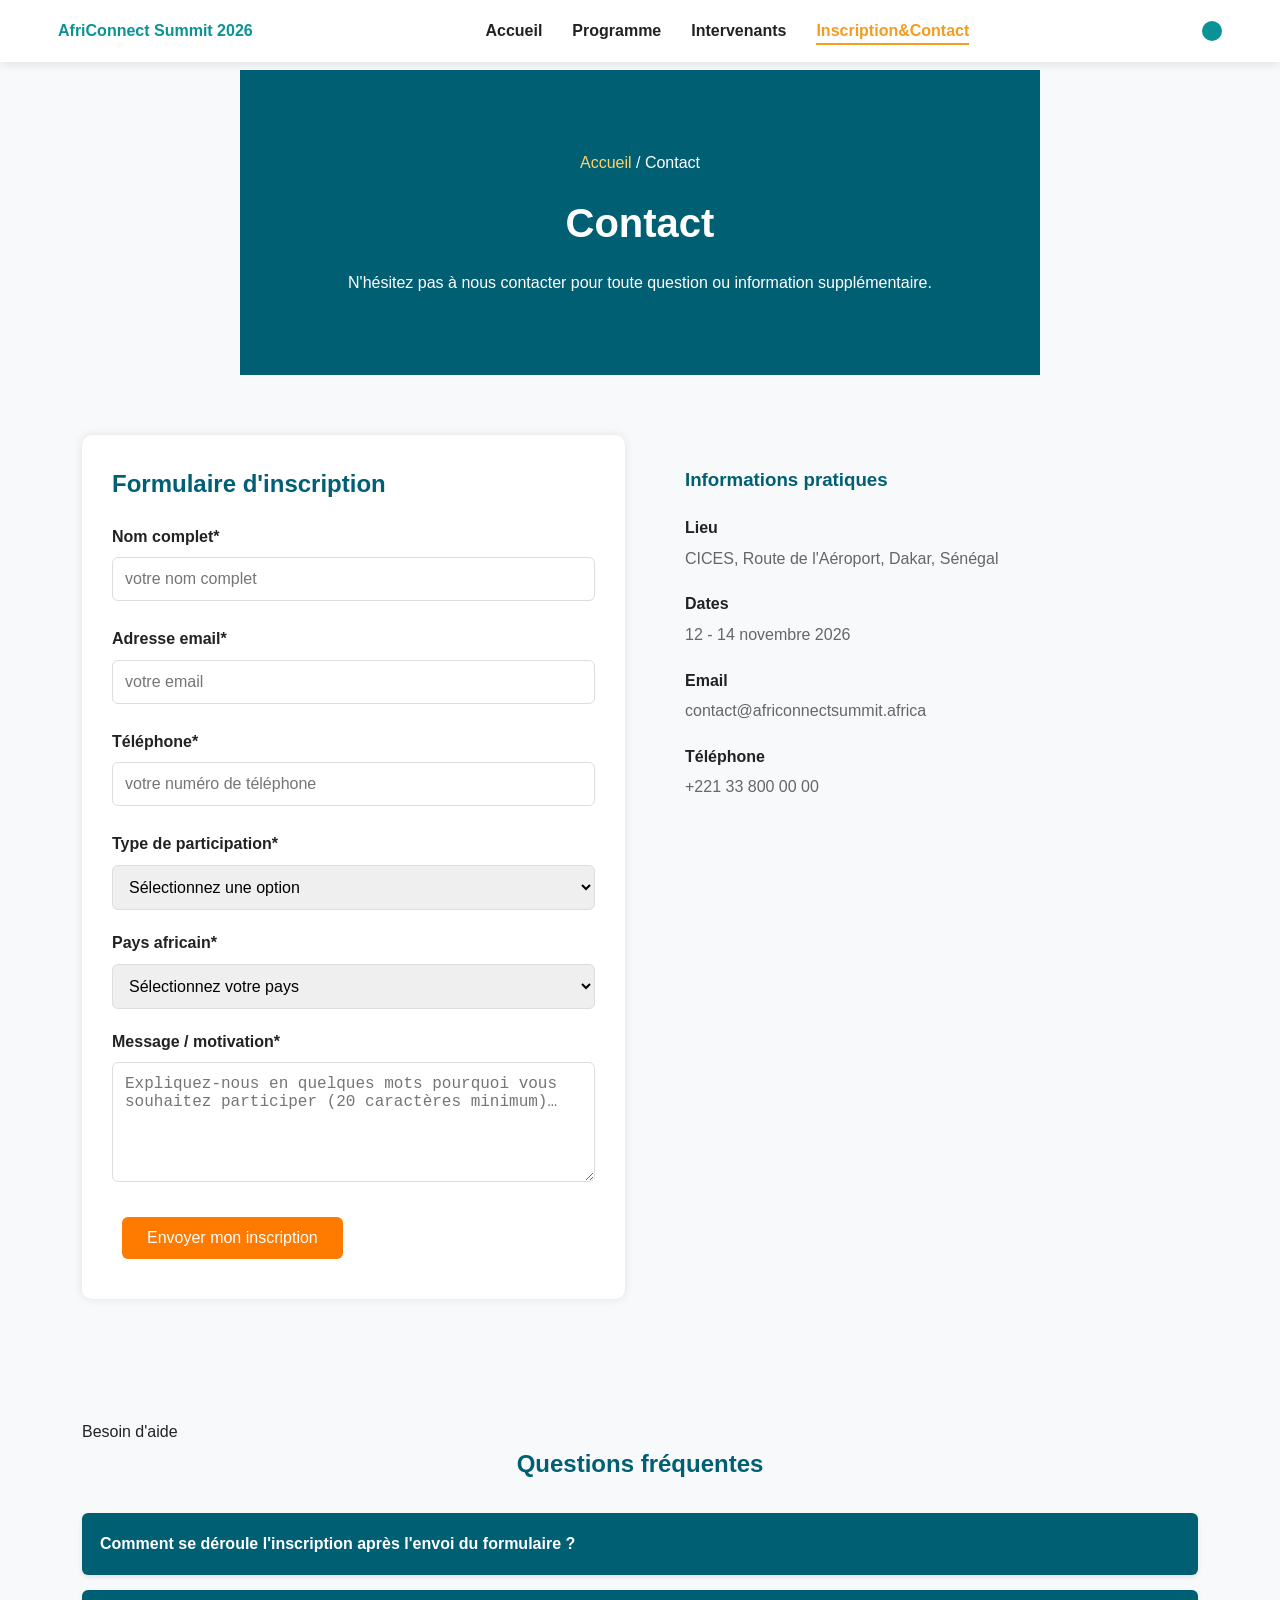
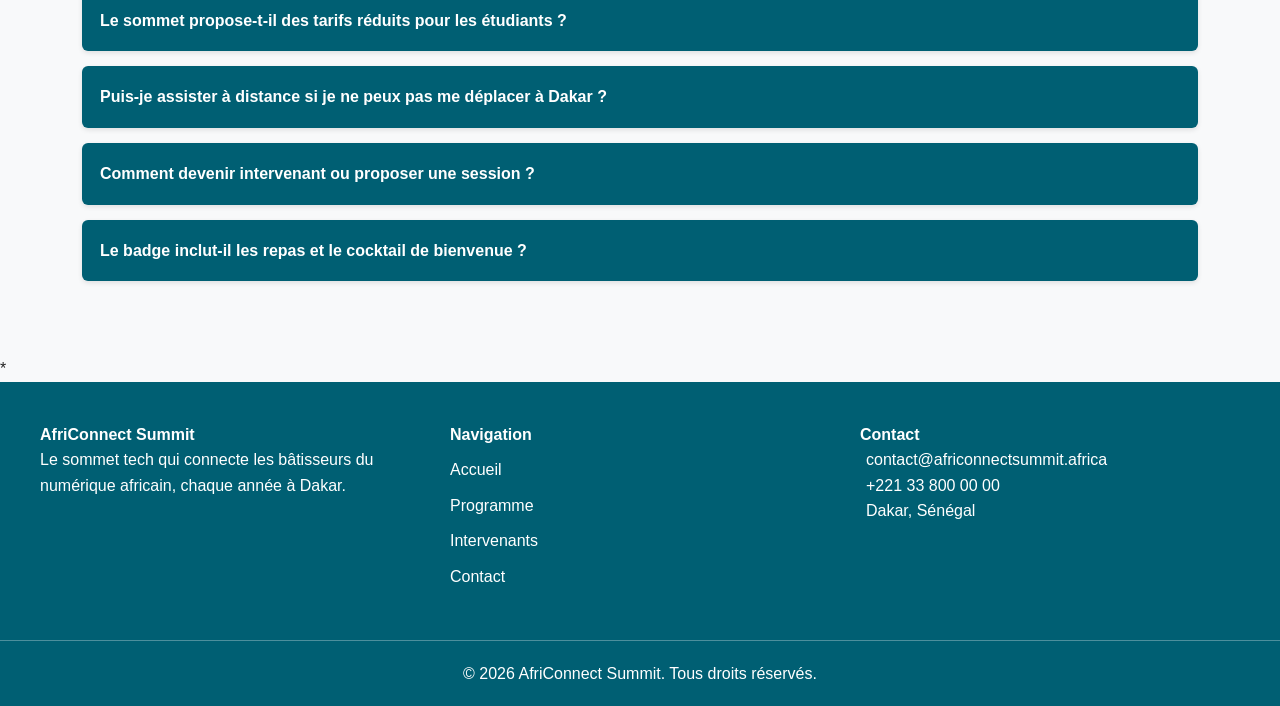
<file: contact.html>
<!DOCTYPE html>
<html lang="en">
<head>
    <meta charset="UTF-8">
    <meta name="viewport" content="width=device-width, initial-scale=1.0">
    <title>AfriConnect Summit</title>
    <link rel="stylesheet" href="css/style.css">
</head>
<body>
    <header>
        <nav>
            <div class="logo">
                <a href="index.html">AfriConnect Summit 2026</a>
            </div>
            <!-- boutton dark/light mode -->
            <ul id="menu">
                <li><a href="index.html">Accueil</a></li>
                <li><a href="programme.html">Programme</a></li>
                <li><a href="intervenants.html">Intervenants</a></li>
                <li><a href="contact.html">Inscription&Contact</a></li>
            </ul>
             <button id="menu-btn" aria-label="Ouvrir le menu"><i class="fa-solid fa-bars"></i></button>
             <button id="theme-btn" aria-label="Changer de thème">
                <i class="fa-solid fa-moon"></i>
        </nav>
    </header>
    <main>
        <section class="page-hero">
      <div class="container">
        <p><a href="index.html">Accueil</a> / Contact</p>
        <h2>Contact</h2>
        <p>N'hésitez pas à nous contacter pour toute question ou information supplémentaire.</p>
      </div>
    </section>
            <!-- FORMULAIRE + INFOS  -->
    <section class="contact-section">
      <div class="container contact-flex">

        <!-- Colonne formulaire -->
        <div class="contact-form">
          <div class="form-card">
            <h2 class="form-title">Formulaire d'inscription</h2>

            <div class="form-success">
              <i class="bi bi-check-circle-fill"></i>
              Merci ! Votre inscription a bien été enregistrée. Un email de confirmation vous sera envoyé.
            </div>

            <form id="registration-form">
              <div class="form-row">
                <label for="fullname">Nom complet*</label>
                <input type="text" id="fullname" placeholder="votre nom complet">
                <p class="error-msg" role="alert"></p>
              </div>

              <div class="form-row">
                <label for="email">Adresse email*</label>
                <input type="email" id="email" placeholder="votre email">
                <p class="error-msg" role="alert"></p>
              </div>

              <div class="form-row">
                <label for="phone">Téléphone*</label>
                <input type="tel" id="phone" placeholder="votre numéro de téléphone">
                <p class="error-msg" role="alert"></p>
              </div>

              <div class="form-row">
                <label for="participation">Type de participation*</label>
                <select id="participation">
                  <option value="">Sélectionnez une option</option>
                  <option value="visiteur">Visiteur</option>
                  <option value="exposant">Exposant</option>
                  <option value="intervenant">Intervenant</option>
                  <option value="investisseur">Investisseur</option>
                  <option value="presse">Presse / Média</option>
                </select>
              </div>

              <div class="form-row">
                <label for="country">Pays africain*</label>
                <select id="country">
                  <option value="">Sélectionnez votre pays</option>
                  <option value="senegal">Sénégal</option>
                  <option value="cote-ivoire">Côte d'Ivoire</option>
                  <option value="nigeria">Nigeria</option>
                  <option value="ghana">Ghana</option>
                  <option value="kenya">Kenya</option>
                  <option value="mali">Mali</option>
                  <option value="cameroun">Cameroun</option>
                  <option value="afrique-du-sud">Afrique du Sud</option>
                  <option value="maroc">Maroc</option>
                  <option value="tunisie">Tunisie</option>
                  <option value="rwanda">Rwanda</option>
                  <option value="benin">Bénin</option>
                </select>
              </div>

              <div class="form-row">
                <label for="message">Message / motivation*</label>
                <textarea id="message" placeholder="Expliquez-nous en quelques mots pourquoi vous souhaitez participer (20 caractères minimum)…"></textarea>
                <p class="error-msg" role="alert"></p>
              </div>

              <button type="submit" class="btn btn-primary">Envoyer mon inscription <i class="bi bi-send-fill"></i></button>
            </form>
          </div>
        </div>
            <!-- Colonne informations  -->
        <div class="contact-info">
          <div class="info-card">
            <h3>Informations pratiques</h3>
            <div class="info-item">
              <i class="bi bi-geo-alt-fill" aria-hidden="true"></i>
              <div><strong>Lieu</strong><span>CICES, Route de l'Aéroport, Dakar, Sénégal</span></div>
            </div>
            <div class="info-item">
              <i class="bi bi-calendar-event-fill" aria-hidden="true"></i>
              <div><strong>Dates</strong><span>12 - 14 novembre 2026</span></div>
            </div>
            <div class="info-item">
              <i class="bi bi-envelope-fill" aria-hidden="true"></i>
              <div><strong>Email</strong><span>contact@africonnectsummit.africa</span></div>
            </div>
            <div class="info-item">
              <i class="bi bi-telephone-fill" aria-hidden="true"></i>
              <div><strong>Téléphone</strong><span>+221 33 800 00 00</span></div>
            </div>
          </div>

          <!-- <div class="map-frame">
            <iframe
              src="https://www.google.com/maps?q=CICES%20Dakar%20S%C3%A9n%C3%A9gal&output=embed"
              title="Localisation du CICES, Dakar, Sénégal — lieu du sommet"
              width="100%"
              height="250%">
            </iframe>
          </div> -->
        </div>
      </div>
    </section>

                <!-- FAQ  -->
    <section class="faq-section">
      <div class="container">
        <p class="eyebrow">Besoin d'aide</p>
        <h2 class="section-title">Questions fréquentes</h2>

        <div class="faq">
          <div class="faq-item">
            <input type="checkbox" id="faq-1">
            <label class="faq-question" for="faq-1">
              Comment se déroule l'inscription après l'envoi du formulaire ?
              <i class="bi bi-plus-lg faq-icon"></i>
            </label>
            <div class="faq-answer">
              <p>Vous recevrez un email de confirmation dans les 48h, accompagné de votre badge numérique et des instructions pour le paiement le cas échéant.</p>
            </div>
          </div>

          <div class="faq-item">
            <input type="checkbox" id="faq-2">
            <label class="faq-question" for="faq-2">
              Le sommet propose-t-il des tarifs réduits pour les étudiants ?
              <i class="bi bi-plus-lg faq-icon"></i>
            </label>
            <div class="faq-answer">
              <p>Oui, un tarif « Étudiant » à -60% est disponible sur présentation d'une carte étudiante valide le jour de l'événement.</p>
            </div>
          </div>

          <div class="faq-item">
            <input type="checkbox" id="faq-3">
            <label class="faq-question" for="faq-3">
              Puis-je assister à distance si je ne peux pas me déplacer à Dakar ?
              <i class="bi bi-plus-lg faq-icon"></i>
            </label>
            <div class="faq-answer">
              <p>Les keynotes principales seront retransmises en direct, mais les ateliers et sessions de networking restent réservés aux participants présents sur site.</p>
            </div>
          </div>

          <div class="faq-item">
            <input type="checkbox" id="faq-4">
            <label class="faq-question" for="faq-4">
              Comment devenir intervenant ou proposer une session ?
              <i class="bi bi-plus-lg faq-icon"></i>
            </label>
            <div class="faq-answer">
              <p>Sélectionnez « Intervenant » dans le formulaire d'inscription et détaillez votre proposition dans le champ message. Notre comité vous répondra sous deux semaines.</p>
            </div>
          </div>

          <div class="faq-item">
            <input type="checkbox" id="faq-5">
            <label class="faq-question" for="faq-5">
              Le badge inclut-il les repas et le cocktail de bienvenue ?
              <i class="bi bi-plus-lg faq-icon"></i>
            </label>
            <div class="faq-answer">
              <p>Oui, tous les badges « Visiteur », « Exposant » et « Investisseur » incluent les déjeuners des 3 jours ainsi que le cocktail de bienvenue du premier soir.</p>
            </div>
          </div>
        </div>
      </div>
    </section>
    </main>
*    <!-- FOOTER  -->
    <footer class="site-footer">
        <div class="footer-container">
            <div class="footer-flex">
                <!-- colonne1 -->
                <div class="footer-col">
                    <h4>AfriConnect Summit</h4>
                    <p>Le sommet tech qui connecte les bâtisseurs du numérique africain, chaque année à Dakar.</p>
                    <div class="social-icons">
                        <a href="#" aria-label="X (Twitter)"><i class="fa-brands fa-x-twitter"></i></a>
                        <a href="#" aria-label="LinkedIn"><i class="fa-brands fa-linkedin"></i></a>
                        <a href="#" aria-label="Instagram"><i class="fa-brands fa-instagram"></i></a>
                        <a href="#" aria-label="YouTube"><i class="fa-brands fa-youtube"></i></a>
                    </div>
                </div>
                <!-- colonne2 -->
                <div class="footer-col">
                    <h4>Navigation</h4>
                    <ul>
                        <li><a href="index.html">Accueil</a></li>
                        <li><a href="programme.html">Programme</a></li>
                        <li><a href="intervenants.html">Intervenants</a></li>
                        <li><a href="contact.html">Contact</a></li>
                    </ul>
                </div>
                <!-- colonne3 -->
                <div class="footer-col">
                    <h4>Contact</h4>
                    <p><i class="fa-solid fa-envelope"></i> contact@africonnectsummit.africa</p>
                    <p><i class="fa-solid fa-phone"></i> +221 33 800 00 00</p>
                    <p><i class="fa-solid fa-location-dot"></i> Dakar, Sénégal</p>
                </div>
            </div>

            <div class="footer-bottom">
                <p>&copy; <span id="année">2026</span> AfriConnect Summit. Tous droits réservés.</p>
            </div>
        </div>

        <button class="back-to-top" type="button" aria-label="Retour en haut de la page">
            <i class="fa-solid fa-arrow-up"></i>
        </button>
    </footer>
    <script src="js/main.js"></script>
</body>
</html>
</file>
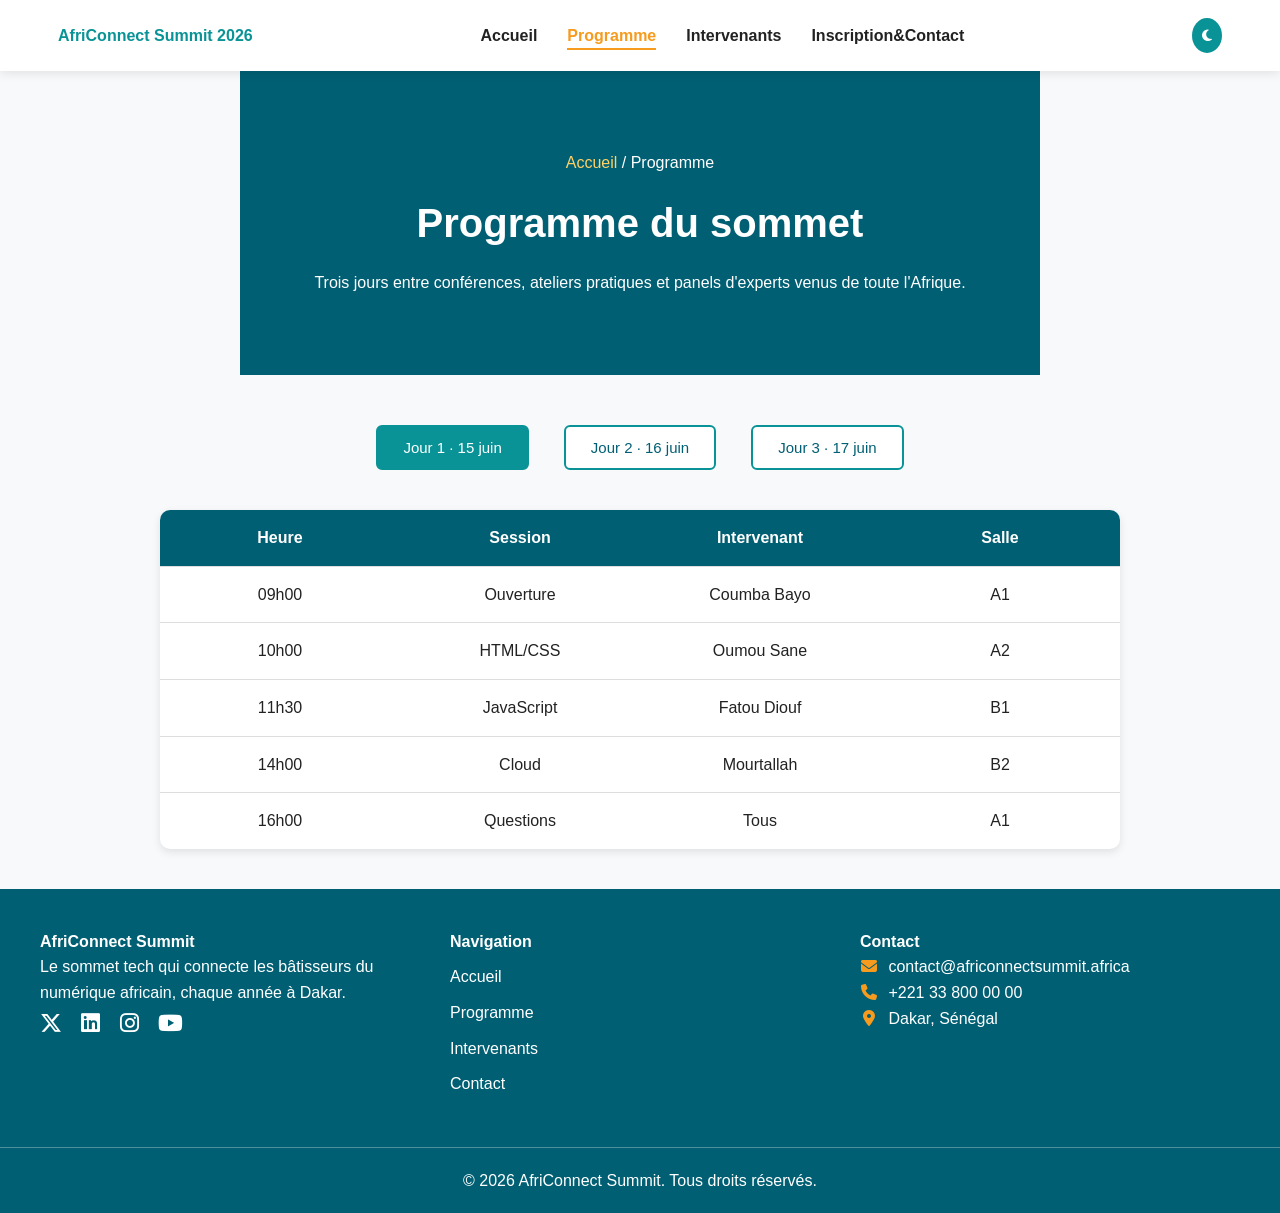
<file: programme.html>
<!DOCTYPE html>
<html lang="fr">
<head>
    <meta charset="UTF-8">
    <meta name="viewport" content="width=device-width, initial-scale=1.0">
    <title>Programme - AfriConnect Summit</title>
    <link rel="stylesheet" href="css/style.css">
    <link rel="stylesheet" href="https://cdnjs.cloudflare.com/ajax/libs/font-awesome/6.5.2/css/all.min.css">
</head>
<body>
<header>
        <nav>
            <div class="logo">
                <a href="index.html">AfriConnect Summit 2026</a>
            </div>
            <ul id="menu">
                <li><a href="index.html">Accueil</a></li>
                <li><a href="programme.html">Programme</a></li>
                <li><a href="intervenants.html">Intervenants</a></li>
                <li><a href="contact.html">Inscription&Contact</a></li>
            </ul>
            <button id="menu-btn" aria-label="Ouvrir le menu"><i class="fa-solid fa-bars"></i></button>
             <button id="theme-btn" aria-label="Changer de thème">
                <i class="fa-solid fa-moon"></i>
        </nav>
    </header>
    <main>
              <!-- HERO PROGRAMME -->
    <section class="page-hero">
      <div class="container">
        <p><a href="index.html">Accueil</a> / Programme</p>
        <h1>Programme du sommet</h1>
        <p> Trois jours entre conférences, ateliers pratiques et panels
            d'experts venus de toute l'Afrique.</p>
      </div>
    </section>

         <!-- ONGLETS PROGRAMME -->
<section class="program" aria-label="Planning détaillé par jour">
  <div class="onglets">
      <button class="btn active" onclick="afficherJour('jour1', this)">Jour 1 · 15 juin</button>
      <button class="btn" onclick="afficherJour('jour2', this)">Jour 2 · 16 juin</button>
      <button class="btn" onclick="afficherJour('jour3', this)">Jour 3 · 17 juin</button>
  </div>

  <div id="jour1" class="jour">
    <table>
      <tr>
        <th>Heure</th><th>Session</th><th>Intervenant</th><th>Salle</th>
      </tr>
      <tr><td>09h00</td><td>Ouverture</td><td>Coumba Bayo</td><td>A1</td></tr>
      <tr><td>10h00</td><td>HTML/CSS</td><td>Oumou Sane</td><td>A2</td></tr>
      <tr><td>11h30</td><td>JavaScript</td><td>Fatou Diouf</td><td>B1</td></tr>
      <tr><td>14h00</td><td>Cloud</td><td>Mourtallah</td><td>B2</td></tr>
      <tr><td>16h00</td><td>Questions</td><td>Tous</td><td>A1</td></tr>
    </table>
  </div>

  <div id="jour2" class="jour">
    <table>
      <tr>
        <th>Heure</th><th>Session</th><th>Intervenant</th><th>Salle</th>
      </tr>
      <tr><td>09h00</td><td>IA</td><td>Ali Ba</td><td>A1</td></tr>
      <tr><td>10h30</td><td>Cybersécurité</td><td>Sophie Thiam</td><td>A2</td></tr>
      <tr><td>11h30</td><td>API</td><td>Paul Sarr</td><td>B1</td></tr>
      <tr><td>14h00</td><td>Git</td><td>Marie Gueye</td><td>B2</td></tr>
      <tr><td>16h00</td><td>Débat</td><td>Tous</td><td>A1</td></tr>
    </table>
  </div>

  <div id="jour3" class="jour">
    <table>
      <tr>
        <th>Heure</th><th>Session</th><th>Intervenant</th><th>Salle</th>
      </tr>
      <tr><td>09h00</td><td>Startups</td><td>Omar Faye</td><td>A1</td></tr>
      <tr><td>10h00</td><td>Innovation</td><td>Amina Sow</td><td>A2</td></tr>
      <tr><td>11h30</td><td>Mobile</td><td>Fatou Ba</td><td>B1</td></tr>
      <tr><td>14h00</td><td>Entrepreneuriat</td><td>Karim Diallo</td><td>B2</td></tr>
      <tr><td>16h00</td><td>Clôture</td><td>Tous</td><td>A1</td></tr>
    </table>
  </div>
</section>
  </main>
    <!-- FOOTER  -->
    <footer class="site-footer">
        <div class="footer-container">
            <div class="footer-flex">
                <!-- colonne1 -->
                <div class="footer-col">
                    <h4>AfriConnect Summit</h4>
                    <p>Le sommet tech qui connecte les bâtisseurs du numérique africain, chaque année à Dakar.</p>
                    <div class="social-icons">
                        <a href="#" aria-label="X (Twitter)"><i class="fa-brands fa-x-twitter"></i></a>
                        <a href="#" aria-label="LinkedIn"><i class="fa-brands fa-linkedin"></i></a>
                        <a href="#" aria-label="Instagram"><i class="fa-brands fa-instagram"></i></a>
                        <a href="#" aria-label="YouTube"><i class="fa-brands fa-youtube"></i></a>
                    </div>
                </div>
                <!-- colonne2 -->
                <div class="footer-col">
                    <h4>Navigation</h4>
                    <ul>
                        <li><a href="index.html">Accueil</a></li>
                        <li><a href="programme.html">Programme</a></li>
                        <li><a href="intervenants.html">Intervenants</a></li>
                        <li><a href="contact.html">Contact</a></li>
                    </ul>
                </div>
                <!-- colonne3 -->
                <div class="footer-col">
                    <h4>Contact</h4>
                    <p><i class="fa-solid fa-envelope"></i> contact@africonnectsummit.africa</p>
                    <p><i class="fa-solid fa-phone"></i> +221 33 800 00 00</p>
                    <p><i class="fa-solid fa-location-dot"></i> Dakar, Sénégal</p>
                </div>
            </div>

            <div class="footer-bottom">
                <p>&copy; <span id="année">2026</span> AfriConnect Summit. Tous droits réservés.</p>
            </div>
        </div>

        <button class="back-to-top" type="button" aria-label="Retour en haut de la page">
            <i class="fa-solid fa-arrow-up"></i>
        </button>
    </footer>
    <script src="js/main.js"></script>
</body>
</html>
</file>
<file: css/style.css>
/* RESET */
*{
    margin:0;
    padding:0;
    box-sizing:border-box;
}
html{
    scroll-behavior:smooth;
    overflow-x:hidden;
}

/* VARIABLES (mode clair par défaut) */
:root{
    --primary:#0A9396;
    --secondary:#005F73;
    --accent:#f69b1e;
    --light:#F8F9FA;
    --white:#ffffff;
    --dark:#222;
    --gray:#666;
    --border:#ddd;
}

/* VARIABLES (mode sombre, activé via la classe .dark sur body) */
body.dark{
    --light:#1e1e1e;
    --white:#2c2c2c;
    --dark:#ffffff;
    --gray:#cccccc;
    --border:#444;
}

body{
    font-family:Arial, Helvetica, sans-serif;
    background:var(--light);
    color:var(--dark);
    line-height:1.6;
    overflow-x:hidden;
}

/* NAVBAR */

 header{
    position:fixed;
    top:0;
    left:0;
    width:100%;
    background: var(--white); 
    box-shadow:0 2px 10px rgba(0,0,0,.1);
    z-index:1000;
}

nav{
    max-width:1200px;
    margin:auto;
    display:flex;
    justify-content:space-between;
    align-items:center;
    padding:18px;
}
.logo a{
    text-decoration:none;
    color:var(--primary);
    font-size:16px;
    font-weight:bold;
}
#menu{
    display:flex;
    list-style:none;
    gap:30px;
}

#menu li a{
    text-decoration:none;
    color:var(--dark);
    font-weight:bold;
    padding-bottom: 4px;
    border-bottom: 2px solid transparent;
    transition:.3s;
}

#menu li a:hover{
    color:var(--primary);
    border-bottom: 2px solid var(--accent);
} 

/* lien actif */
 #menu li a.active{
    color:var(--accent);
    border-bottom: 2px solid #f69b1e;
}

/* Bouton hamburger : caché par défaut (desktop), affiché uniquement en mobile via le @media plus bas */
 #menu-btn{
    display:none;
    background:none;
    border:none;
    font-size:22px;
    cursor:pointer;
    color:var(--dark);
} 

/* HERO */

.hero{
    min-height:100vh;
    display:flex;
    flex-direction:column;
    justify-content:center;
    align-items: center;
    text-align: center;
    padding: 120px 20px;
    background: linear-gradient(rgba(0,95,115,.7),rgba(10,147,150,.7)) , url("../images/hero.jpg");
    background-size: cover;
    background-position: center;
    color: white;
    animation: fade 1.5s;
}
.hero h1{
    font-size: 55px;
    margin-bottom: 20px;
}
.hero p{
    font-size: 22px;
    max-width: 700px;
}

.buttons{
    margin-top: 30px;
}

.btn{
    display: inline-block;
    text-decoration: none;
    background: var(--accent);
    color: white;
    padding: 12px 30px;
    border-radius: 30px;
    margin: 10px;
    transition: .4s;
}
.btn:hover{
    background: var(--secondary);
}

/* COMPTE A REBOURS */

.compte-rebours{
    margin-top: 50px;
}

.temps{
    display: flex;
    justify-content: center;
    gap: 20px;
    flex-wrap: wrap;
    background: var(--white);
    color: var(--primary);
}

.temps > div{
    width: 140px;
    padding: 20px;
    border-radius: 10px;
}

.temps span{
    font-size: 35px;
    font-weight: bold;
} 

/* SECTION */

 section{
    padding: 40px 20px;
}
.featured-speakers h2{
    text-align: center;
    margin-bottom: 40px;
    color: var(--secondary);
}

.featured-speakers p{
    text-align: center;
    margin-bottom: 40px;
}

/* CHIFFRES */
.stats h2{
   text-align: center;
   margin: 20px;
}

.stats-grid{
    max-width: 1100px;
    margin: auto;
    display: grid;
    grid-template-columns: repeat(auto-fit,minmax(220px,1fr));
    gap: 25px;
}

.stat-card{
    background: var(--white);
    padding: 30px;
    border-radius: 10px;
    text-align: center;
    box-shadow:0 3px 8px rgba(0,0,0,.1);
}

.stat-card h3{
    font-size: 45px;
    color: var(--primary);
}

/* POURQUOI CA MARCHE */

.why h2{
   text-align: center;
   color: #005F73;
   margin: 20px;
}

.description{
   text-align: center; 
   margin: 25px;
}

.why-flex{
    display: flex;
    gap: 25px;
    flex-wrap: wrap;
    justify-content: center;
}

.why-card{
    background: var(--white);
    width: 100%;
    max-width: 320px;
    padding: 30px;
    text-align: center;
    border-radius: 10px;
    box-shadow: 0 5px 10px rgba(0,0,0,.1);
    transition: .4s;
}

.why-card:hover{
    transform: translate(0, -10px);
}
.why-icon{
    font-size: 50px;
    color: var(--primary);
    margin-bottom: 15px;
}

/* CARTES INTERVENANTS */
.card{
    background: var(--white);
    border-radius: 10px;
    overflow: hidden;
    text-align: center;
    box-shadow: 0 3px 8px rgba(0,0,0,.1);
    transition: .4s;
}
.card:hover{
    transform: translateY(-8px);
}
.card img{
    width: 100%;
    height: 260px;
    object-fit: cover;
    display: block;
}
.card h3{
    margin-top: 15px;
    color: var(--secondary);
}
.card p{
    color: var(--gray);
    padding: 0 10px;
}
.card p:last-child{
    margin-bottom: 15px;
}

/* GRILLE INTERVENANTS VEDETTES (accueil) */
.speakers-grid{
    max-width: 1100px;
    margin: auto;
    display: grid;
    grid-template-columns: repeat(auto-fit,minmax(220px,1fr));
    gap: 25px;
}
.speakers-cta{
    text-align: center;
    margin-top: 40px;
    margin-bottom: 50px; 
}
/* Le lien Voir tous les intervenants */
.speakers-cta .lien{
    display: inline-block;
    text-decoration: none;
    background: var(--accent);
    color: white;
    font-weight: bold;
    padding: 12px 30px;
    border: 2px solid var(--secondary);
    border-radius: 30px;
    transition: .4s;
}
.speakers-cta .lien:hover{
    background: var(--secondary);
    border-color: var(--accent);
}

/* SPONSORS (accueil) */
.sponsors h2{
    text-align: center;
    margin-bottom: 40px;
    color: var(--secondary);
}
.sponsors-flex{
    display: flex;
    justify-content: center;
    gap: 25px;
    flex-wrap: wrap;
}
.sponsor{
    background: var(--white);
    padding: 30px 40px;
    border-radius: 10px;
    text-align: center;
    box-shadow: 0 3px 8px rgba(0,0,0,.1);
    min-width: 180px;
}
.sponsor h4{
    color: var(--accent);
    margin-bottom: 8px;
}

.program{
    max-width: 1000px;
    margin: auto;
}
.onglets{
    display: flex;
    justify-content: center;
    gap: 15px;
    flex-wrap: wrap;
    margin-bottom: 30px;
}
.onglets .btn{
    background: var(--white);
    color: var(--secondary);
    border: 2px solid var(--primary);
    cursor: pointer;
    font-family: inherit;
    font-size: 15px;
}
.onglets .btn.active,
.onglets .btn:hover{
    background: var(--primary);
    color: white;
}

.jour{
    display: none;
}
#jour1{
    display: block;
}
.program table{
    width: 100%;
    table-layout: fixed;
    border-collapse: collapse;
    background: var(--white);
    border-radius: 10px;
    overflow: hidden;
    box-shadow: 0 3px 8px rgba(0,0,0,.1);
}
.program th,
.program td{
    padding: 15px 20px;
    text-align: center;
    border-bottom: 1px solid var(--border);
}
.program th{
    background: var(--secondary);
    color: white;
    width: 25%;
}
.program tr:last-child td{
    border-bottom: none;
}
.program tbody tr:hover td,
.program tr:hover td{
    background: var(--light);
}
/* THEMATIQUE */
.themes h2{
    text-align: center;
    color: var(--secondary);
    margin-bottom: 40px;
}
.themes .grid{
    max-width: 1100px;
    margin: auto;
    display: grid;
    grid-template-columns: repeat(auto-fit,minmax(220px,1fr));
    gap: 25px;
}
.themes .card{
    background: var(--white);
    padding: 30px;
    text-align: center;
    border-radius: 10px;
    box-shadow: 0 3px 8px rgba(0,0,0,.1);
    transition: .4s;
}
.themes .card:hover{
    transform: translateY(-10px);
}
.themes .card i{
    font-size: 40px; 
    color: var(--primary);
    margin-bottom: 15px;
}

.reveal{
    opacity: 0;
    transform: translateY(36px);
    transition: 0.7s;
}
.reveal.in-view{
    opacity: 1;
    transform: translateY(0);
}
/* PAGE INTERVENANTS */
.intervenants{
    max-width: 1100px;
    margin: auto 40px;
}
.filters{
    display: flex;
    justify-content: center;
    gap: 15px;
    flex-wrap: wrap;
    margin-bottom: 30px;
}
.filters .btn{
    background: var(--white);
    color: var(--secondary);
    border: 2px solid var(--primary);
    cursor: pointer;
    font-family: inherit;
    font-size: 15px;
}


.filters .btn.active,
.filters .btn:hover{
    background: var(--primary);
    color: white;
}

.intervenants .grid{
    display: grid;
    grid-template-columns: repeat(auto-fit,minmax(240px,1fr));
    gap: 25px;
}

 /* CSS : variables, typographie, layout général et styles de  */ 

.why-icon i{
    display:block;
}
.footer-bottom{
    text-align:center;
    border-top:1px solid rgba(255,255,255,.3);
    padding:20px;
}.back-to-top{
    position: fixed;
    right: 20px;
    bottom: 20px;
    width: 50px;
    height: 50px;
    border: none;
    border-radius: 50%;
    background: var(--accent);
    color: white;
    cursor: pointer;
    font-size: 18px;
    display: none;
    align-items: center;
    justify-content: center;
} 
/* ANIMATION */
 @keyframes fade{
    from{
        opacity: 0;
        transform: translateY(30px);
    }
    to{
        opacity: 1;
        transform: translateY(0px);  
    }
}
/* Bouton théme  */
#theme-btn{
    background: var(--primary);
    color: white;
    border: none;
    padding: 10px;
    border-radius: 50%;
    cursor: pointer;
}

/* NAVBAR AGRANDIE — Pages intérieures (Programme, Intervenants, Contact) */
   
body.page-interior header{
    padding: 10px 0; 
}
body.page-interior nav{
    max-width: 1300px;      
    padding: 26px 50px;     
}
body.page-interior .logo a{
    font-size: 18px; 
}
body.page-interior #menu{
    gap: 40px; 
}

body.page-interior .page-hero{
    padding-top: 110px;
}
  
.back-to-top{
    position: fixed;
    right: 20px;
    bottom: 20px;
    width: 50px;
    height: 50px;
    border: none;
    border-radius: 50%;
    background: var(--accent);
    color: white;
    cursor: pointer;
    font-size: 18px;
    display: none;
    align-items: center;
    justify-content: center;
}
/* Responsive placé en dernier pour bien surcharger les règles */
/* TABLETTE */
@media(max-width:992px){
    .hero h1{
        font-size: 44px;
    }
    .hero p{
        font-size: 20px;
    }
    .stat-card h3{
        font-size: 38px;
    }
}
/* MOBILE */
@media(max-width:768px){
    nav{
        flex-direction: row;
        flex-wrap: wrap;
        justify-content: space-between;
    }
    /* La navbar agrandie des pages intérieures repasse à un padding normal en mobile */
    body.page-interior header{
        padding: 0;
    }
    body.page-interior nav{
        padding: 18px;
    }
    body.page-interior .page-hero{
        padding-top: 100px;
    }
    .logo a{
        font-size: 15px;
    }
    #menu{
        display: none;
         flex-direction: column;
         width: 100%;
         margin-top: 15px;
         text-align: center;
         order: 3;
    }
    #menu li{
       padding: 10px 0;
    }
    #menu.active{
       display: flex;
    }
    #menu-btn{
        display: block;
    }
    .hero{
        min-height: 90vh;
        padding: 100px 20px;
    }
    .hero h1{
       font-size: 32px;
    }
    .hero p{
      font-size: 17px;
    }
    section{
        padding: 50px 20px;
    }
    .temps > div{
        width: 80px;
        padding: 15px;
    }
    .temps span{
        font-size: 28px;
    }
    .card img{
        height: 220px;
    }
    .footer-flex{
        flex-direction: column;
        text-align: center;
    }
    .social-icons{
        justify-content: center;
        display: flex;
    }
    .footer-col p{
        justify-content: center;
        display: flex;
        align-items: center;
    }
    .page-hero{
        padding: 130px 20px 40px;
    }
     .page-hero h1{
       font-size: 28px;
    }
    .program table{
        display: block;
        overflow: auto;
        white-space: nowrap;
    }
    .onglets .btn{
        padding: 10px 18px;
        font-size: 14px;
    }
} 

/* PETIT MOBILES */
@media(max-width:480px){
    .hero{
        padding:90px 15px;
    }

    .hero h1{
        font-size:26px;
    }

    .hero p{
        font-size:15px;
    }

    .buttons{
        display:flex;
        flex-direction:column;
        align-items:center;
        gap:10px;
    }

    .btn{
        width:100%;
        max-width:260px;
        margin:0;
    }

    .compte-rebours h2{
        font-size:18px;
    }

    .temps{
        gap:10px;
    }

    .temps > div{
        width:65px;
        padding:10px;
    }

    .temps span{
        font-size:22px;
    }

    section{
        padding:35px 15px;
    }

    .stat-card{
        padding:20px;
    }

    .stat-card h3{
        font-size:30px;
    }

    .why-card{
        padding:20px;
    }

    .why-icon{
        font-size:38px;
    }

    .sponsor{
        padding:25px;
        width:100%;
        max-width:220px;
    }

    .card img{
        height:200px;
    }

    .back-to-top{
        width:42px;
        height:42px;
        font-size:15px;
        right:15px;
        bottom:15px;
    }
}


/* FOOTER */

.site-footer{
    background:var(--secondary);
    color:white;
}

.footer-flex{
    display:flex;
    justify-content:space-between;
    gap:30px;
    flex-wrap:wrap;
    padding:40px;
}

.footer-col{
    flex:1;
}

.footer-col ul{
    list-style:none;
}

.footer-col ul li{
    margin:10px 0;
}

.footer-col a{
    text-decoration:none;
    color:white;
}

.social-icons a{
    font-size:22px;
    margin-right:15px;
}

.footer-col p i{
    width:18px;
    text-align:center;
    margin-right:6px;
    color:var(--accent);
}

/* HERO DE PAGE */

.page-hero{
    background:#005F73;
    color:white;
    text-align:center;
    padding:80px 20px;
    max-width:800px;
    margin:auto;
    margin-top: 70px;
}

.page-hero h1,
.page-hero h2{
    font-size:40px;
    margin:15px 0;
    color:white;
}

.page-hero p a{
    color:#ffd166;
    text-decoration:none;
}

/* SECTION CONTACT */
.contact-section{
    padding:60px 20px;
}

.container{
    width:90%;
    max-width:1200px;
    margin:auto;
}

.contact-flex{
    display:flex;
    gap:30px;
    flex-wrap:wrap;
}

.contact-form,
.contact-info{
    flex:1;
    min-width:300px;
}

/* CARTE FORMULAIRE */

.form-card{
    background: var(--white);
    padding:30px;
    border-radius:10px;
    box-shadow:0 0 10px rgba(0,0,0,0.1);
}

.form-title{
    margin-bottom:20px;
    color:#005F73;
}

.form-row{
    display:flex;
    flex-direction:column;
    margin-bottom:20px;
}

.form-row label{
    font-weight:bold;
    margin-bottom:8px;
}

.form-row input,
.form-row select,
.form-row textarea{
    padding:12px;
    border:1px solid var(--border);
    border-radius:6px;
    font-size:16px;
}

.form-row textarea{
    resize:vertical;
    min-height:120px;
}

.error-msg{
    color:red;
    font-size:14px;
    margin-top:5px;
}
/* BOUTON */

.btn{
    display:inline-block;
    padding:12px 25px;
    background:#ff7b00;
    color:white;
    border:none;
    border-radius:6px;
    cursor:pointer;
    font-size:16px;
    transition:0.3s;
}

.btn:hover{
    background:#e66b00;
}

/* MESSAGE SUCCÈS */

.form-success{
    display:none;
    background:#d4edda;
    color:#155724;
    padding:15px;
    border-radius:6px;
    margin-bottom:20px;
}

/* INFORMATIONS */

.info-card{
    background:var(--light);
    padding:30px;
    border-radius:10px;
}

.info-card h3{
    color: var(--secondary);
    margin-bottom:20px;
}

.info-item{
    margin-bottom:20px;
}

.info-item strong{
    display:block;
    margin-bottom:5px;
}

.info-item span{
    color: var(--gray);
}

/* FAQ */

.faq-section{
    padding:60px 20px;
    background: var(--light);
}

.section-title{
    text-align:center;
    margin-bottom:30px;
    color:#005F73;
}

.faq-item{
    background: var(--white);
    margin-bottom:15px;
    border-radius:6px;
    overflow:hidden;
    box-shadow:0 2px 5px rgba(0,0,0,0.1);
}

.faq-item input{
    display:none;
}

.faq-question{
    display:block;
    padding:18px;
    background:#005F73;
    color:white;
    cursor:pointer;
    font-weight:bold;
}

.faq-answer{
    max-height:0;
    overflow:hidden;
    transition:0.4s;
    padding:0 18px;
}

.faq-item input:checked ~ .faq-answer{
    max-height:200px;
    padding:18px;
}
/* RESPONSIVE */

@media(max-width:768px){

    .contact-flex{
        flex-direction:column;
    }

    .page-hero h2{
        font-size:30px;
    }
}
</file>
